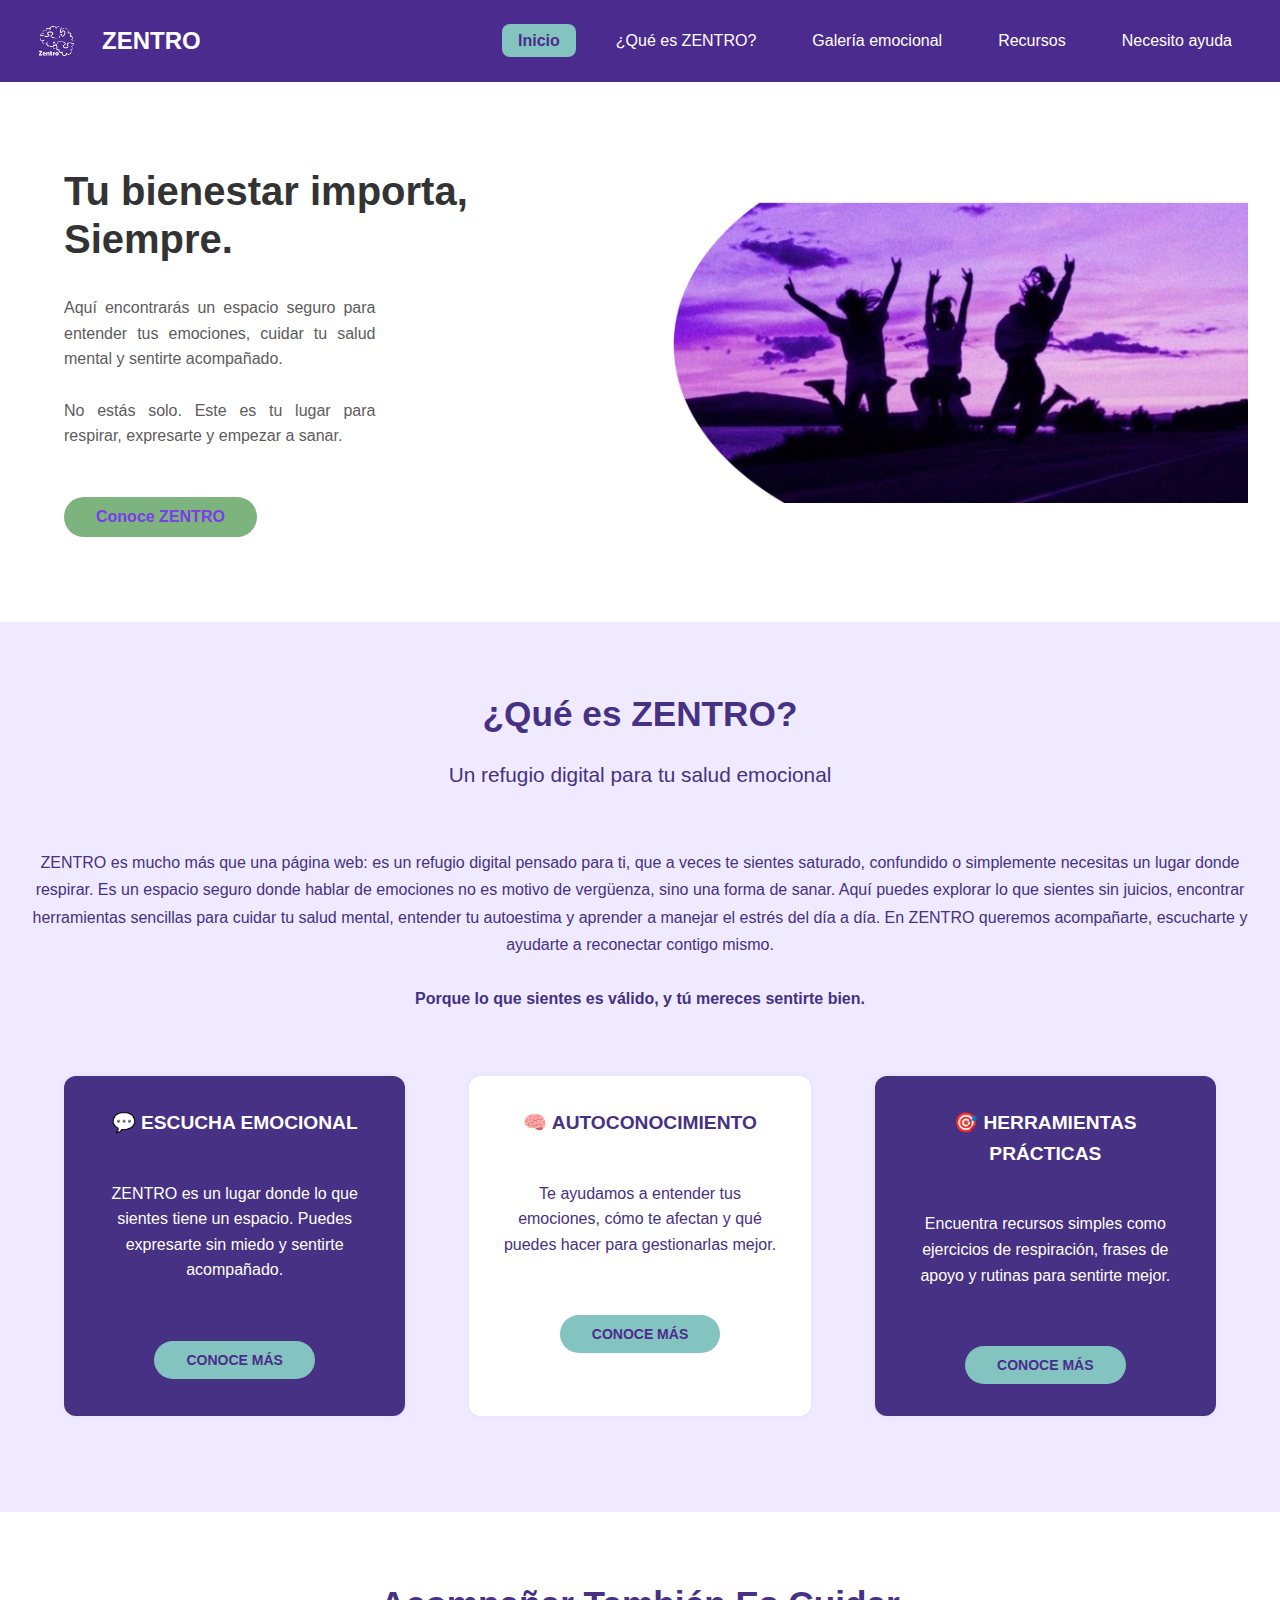
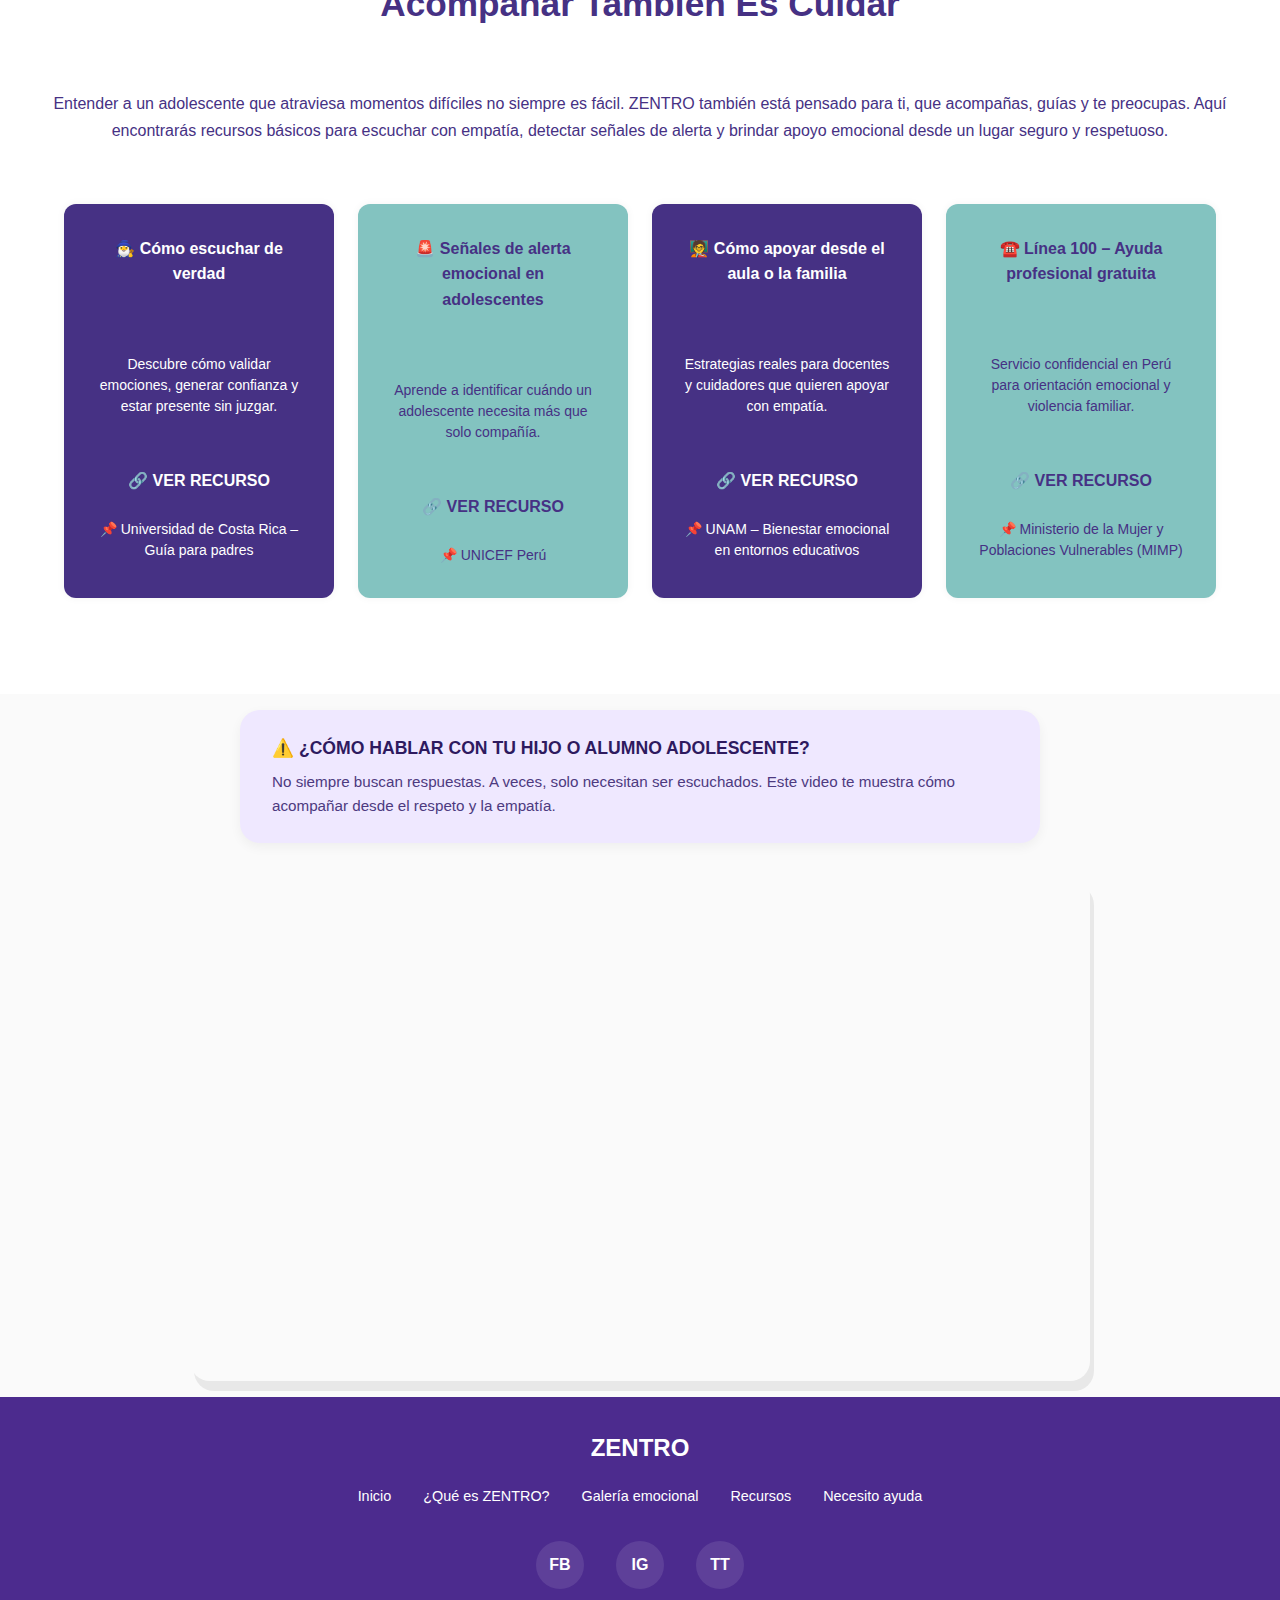
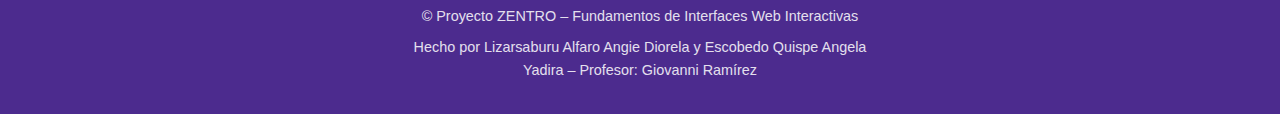
<file: index.html>
<!DOCTYPE html>
<html lang="es">
  <head>
    <meta charset="UTF-8" />
    <meta name="viewport" content="width=device-width, initial-scale=1.0" />
    <title>ZENTRO - Tu bienestar importa, Siempre</title>
    
    <!-- SEO Meta Tags -->
    <meta name="description" content="ZENTRO es una plataforma diseñada para brindarte apoyo emocional y bienestar personal, conectándote con recursos y acompañamiento cuando más lo necesitas." />
    <meta name="keywords" content="apoyo emocional, ayuda emocional, manejo de emociones, salud mental, bienestar adolescente, autoestima, estrés" />
    <meta name="author" content="Lizarsaburu Alfaro Angie Diorela y Escobedo Quispe Angela Yadira" />
    <meta name="robots" content="index, follow" />
    
    <!-- Open Graph Meta Tags -->
    <meta property="og:title" content="ZENTRO - Tu bienestar importa, Siempre" />
    <meta property="og:description" content="Un refugio digital para tu salud emocional. Apoyo, recursos y acompañamiento para adolescentes." />
    <meta property="og:type" content="website" />
    <meta property="og:url" content="https://zentro.com" />
    <meta property="og:image" content="imagenes/logo zentro.png" />
    
    <!-- INSTAGRAM CARDS -->
    <meta name="instagram:card" content="summary_large_image" />
    <meta name="instagram:title" content="ZENTRO" />
    <meta name="instagram:description" content="ZENTRO - una plataforma donde impota tu bienestar." />
    <meta name="instagram:image" content="https://www.instagram.com/zentro.oficial.pe/" />
     
    <!-- TIKTOK CARDS -->
    <meta name="tiktok:card" content="summary_large_image" />
    <meta name="tiktok:title" content="ZENTRO" />
    <meta name="tiktok:description" content="ZENTRO - una plataforma donde impota tu bienestar." />
    <meta name="tiktok:image" content="https://www.tiktok.com/@zentro.pe?_t=ZS-8ySyZ3G5KdO&_r=1" />

    <!-- FACEBOOK CARDS -->
    <meta name="facebook:card" content="summary_large_image" />
    <meta name="facebook:title" content="ZENTRO" />
    <meta name="facebook:description" content="ZENTRO - una plataforma donde impota tu bienestar." />
    <meta name="facebook:image" content="https://www.facebook.com/profile.php?id=61578749731365" />
    
    <!-- Favicon -->
    <link rel="icon" type="image/png" href="imagenes/logo zentro.png" />
    
    <!-- Stylesheet -->
    <link rel="stylesheet" href="estilos/estilos.css" />
    
    
    <!-- Preconnect for performance -->
    <link rel="preconnect" href="https://fonts.googleapis.com" />
    <link rel="preconnect" href="https://fonts.gstatic.com" crossorigin />
  </head>

  <body>
    <div class="grid-container">
      <header class="header">
        <div class="logo">
          <img src="imagenes/logo zentro.png" alt="Logo de ZENTRO - Plataforma de apoyo emocional" />
          <h1 class="titulo-logo">ZENTRO</h1>
        </div>

        <input
          type="checkbox"
          id="nav-toggle"
          class="nav-toggle"
          aria-hidden="true"
        />
        <label
          for="nav-toggle"
          class="nav-toggle-label"
          aria-label="Abrir menú de navegación"
          role="button"
          tabindex="0"
          ><span></span
        ></label>
        
        <nav class="nav" role="navigation" aria-label="Navegación principal">
          <ul>
            <li><a href="index.html" aria-current="page">Inicio</a></li>
            <li><a href="#que-es">¿Qué es ZENTRO?</a></li>
            <li><a href="galeriaEmocional.html">Galería emocional</a></li>
            <li><a href="#recursos">Recursos</a></li>
            <li><a href="necesitoAyuda.html">Necesito ayuda</a></li>
          </ul>
        </nav>
      </header>

      <main>
        <section id="inicio" class="hero" aria-labelledby="hero-title">
          <div class="hero-header">
            <h2 id="hero-title">Tu bienestar importa, Siempre.</h2>
            <p>
              Aquí encontrarás un espacio seguro para entender tus emociones,
              cuidar tu salud mental y sentirte acompañado.
              <br />
              <br />
              No estás solo. Este es tu lugar para respirar, expresarte y empezar a
              sanar.
            </p>
            <a href="#que-es" class="btn" role="button" aria-describedby="hero-title">Conoce ZENTRO</a>
          </div>

          <div class="marco-hero">
            <img src="imagenes/FAAS.png" alt="Ilustración representativa de bienestar emocional y apoyo" />
          </div>
        </section>

        <section id="que-es" class="intro" aria-labelledby="intro-title">
          <h2 id="intro-title">¿Qué es ZENTRO?</h2>
          <h3>Un refugio digital para tu salud emocional</h3>
          <br>
          <p>ZENTRO es mucho más que una página web: es un refugio digital pensado para ti, que a veces te sientes saturado, confundido o simplemente necesitas un lugar donde respirar. Es un espacio seguro donde hablar de emociones no es motivo de vergüenza, sino una forma de sanar. Aquí puedes explorar lo que sientes sin juicios, encontrar herramientas sencillas para cuidar tu salud mental, entender tu autoestima y aprender a manejar el estrés del día a día. En ZENTRO queremos acompañarte, escucharte y ayudarte a reconectar contigo mismo. <br><br>
          <strong>Porque lo que sientes es válido, y tú mereces sentirte bien.</strong></p>

          <div id="funcionalidades" class="cards" role="region" aria-labelledby="funcionalidades-title">
            <h3 id="funcionalidades-title" class="sr-only">Funcionalidades principales</h3>
            <article class="cardUno">
              <h4>💬 ESCUCHA EMOCIONAL</h4>
              <br>
              <p>ZENTRO es un lugar donde lo que sientes tiene un espacio. Puedes expresarte sin miedo y sentirte acompañado.</p><br>
              <a href="#conoce" class="btn" aria-label="Conoce más sobre escucha emocional">CONOCE MÁS</a>
            </article>
            <article class="cardDos">
              <h4>🧠 AUTOCONOCIMIENTO</h4>
              <br>
              <p>Te ayudamos a entender tus emociones, cómo te afectan y qué puedes hacer para gestionarlas mejor.</p><br>
              <a href="#conoce" class="btn" aria-label="Conoce más sobre autoconocimiento">CONOCE MÁS</a>
            </article>
            <article class="cardTres">
              <h4>🎯 HERRAMIENTAS PRÁCTICAS</h4>
              <br>
              <p>Encuentra recursos simples como ejercicios de respiración, frases de apoyo y rutinas para sentirte mejor.</p><br>
              <a href="#conoce" class="btn" aria-label="Conoce más sobre herramientas prácticas">CONOCE MÁS</a>
            </article>
          </div>
        </section>

        <section id="recursos" class="recursosTexto" aria-labelledby="recursos-title">
          <h2 id="recursos-title">Acompañar También Es Cuidar</h2>
          <br>
          <p>Entender a un adolescente que atraviesa momentos difíciles no siempre es fácil. ZENTRO también está pensado para ti, que acompañas, guías y te preocupas. Aquí encontrarás recursos básicos para escuchar con empatía, detectar señales de alerta y brindar apoyo emocional desde un lugar seguro y respetuoso.<br><br></p>
          
          <div class="cards-grid" role="region" aria-labelledby="recursos-grid-title">
            <h3 id="recursos-grid-title" class="sr-only">Recursos para acompañantes</h3>
            <article class="cardRecursosUno">
              <h4>🧙‍♂️ Cómo escuchar de verdad</h4>
              <br><br>
              <p>Descubre cómo validar emociones, generar confianza y estar presente sin juzgar.</p><br><br>
              <a href="#" aria-label="Ver recurso sobre cómo escuchar de verdad">🔗 VER RECURSO</a> <br><br>
              <p>📌 Universidad de Costa Rica – Guía para padres</p>
            </article>
            <article class="cardRecursosDos">
              <h4>🚨 Señales de alerta emocional en adolescentes</h4>
              <br><br>
              <p>Aprende a identificar cuándo un adolescente necesita más que solo compañía.</p><br><br>
              <a href="#" aria-label="Ver recurso sobre señales de alerta emocional">🔗 VER RECURSO</a> <br><br>
              <p>📌 UNICEF Perú</p>
            </article>
            <article class="cardRecursosTres">
              <h4>🧑‍🏫 Cómo apoyar desde el aula o la familia</h4>
              <br><br>
              <p>Estrategias reales para docentes y cuidadores que quieren apoyar con empatía.</p><br><br>
              <a href="#" aria-label="Ver recurso sobre apoyo desde el aula o familia">🔗 VER RECURSO</a> <br><br>
              <p>📌 UNAM – Bienestar emocional en entornos educativos</p>
            </article>
            <article class="cardRecursosCuatro">
              <h4>☎️ Línea 100 – Ayuda profesional gratuita</h4>
              <br><br>
              <p>Servicio confidencial en Perú para orientación emocional y violencia familiar.</p><br><br>
              <a href="#" aria-label="Ver información de línea 100">🔗 VER RECURSO</a> <br><br>
              <p>📌 Ministerio de la Mujer y Poblaciones Vulnerables (MIMP)</p>
            </article>
          </div>
        </section>

        <section class="video" aria-labelledby="video-title">
          <h2 id="video-title" class="sr-only">Video educativo</h2>
          <div class="video-info-card">
            <p>⚠️ <strong>¿CÓMO HABLAR CON TU HIJO O ALUMNO ADOLESCENTE?</strong></p>
            <p>No siempre buscan respuestas. A veces, solo necesitan ser escuchados. Este video te muestra cómo acompañar desde el respeto y la empatía.</p>
          </div>

          <div class="video-embed">
            <iframe 
              src="https://www.youtube.com/embed/ndR0JcHK3uE"
              title="Cómo hablar con tu hijo adolescente - Video educativo sobre comunicación empática"
              frameborder="0"
              allowfullscreen
              loading="lazy">
            </iframe>
          </div>
        </section>
      </main>

<footer class="footer" role="contentinfo">
  <h2>ZENTRO</h2>
  
  <nav aria-label="Navegación del pie de página">
    <ul>
      <li><a href="index.html">Inicio</a></li>
      <li><a href="#que-es">¿Qué es ZENTRO?</a></li>
      <li><a href="galeriaEmocional.html">Galería emocional</a></li>
      <li><a href="#recursos">Recursos</a></li>
      <li><a href="necesitoAyuda.html">Necesito ayuda</a></li>
    </ul>
  </nav>

  <div class="social-media">
    <ul class="social-links">
      <li>
        <a href="https://www.facebook.com/profile.php?id=61578749731365" 
           target="_blank" 
           rel="noopener noreferrer"
           aria-label="Síguenos en Facebook">
          FB
        </a>
      </li>
      <li>
        <a href="https://www.instagram.com/zentro.oficial.pe/" 
           target="_blank" 
           rel="noopener noreferrer"
           aria-label="Síguenos en Instagram">
          IG
        </a>
      </li>
      <li>
        <a href="https://www.tiktok.com/@zentro.pe?_t=ZS-8ySyZ3G5KdO&_r=1" 
           target="_blank" 
           rel="noopener noreferrer"
           aria-label="Síguenos en TikTok">
          TT
        </a>
      </li>
    </ul>
  </div>

  <p>© Proyecto ZENTRO – Fundamentos de Interfaces Web Interactivas</p>
  <p>Hecho por Lizarsaburu Alfaro Angie Diorela y Escobedo Quispe Angela Yadira – Profesor: Giovanni Ramírez</p>
</footer>
    </div>

    <!-- Clase para lectores de pantalla -->
    <style>
      .sr-only {
        position: absolute;
        width: 1px;
        height: 1px;
        padding: 0;
        margin: -1px;
        overflow: hidden;
        clip: rect(0, 0, 0, 0);
        white-space: nowrap;
        border: 0;
      }
    </style>
  </body>
</html>
</file>
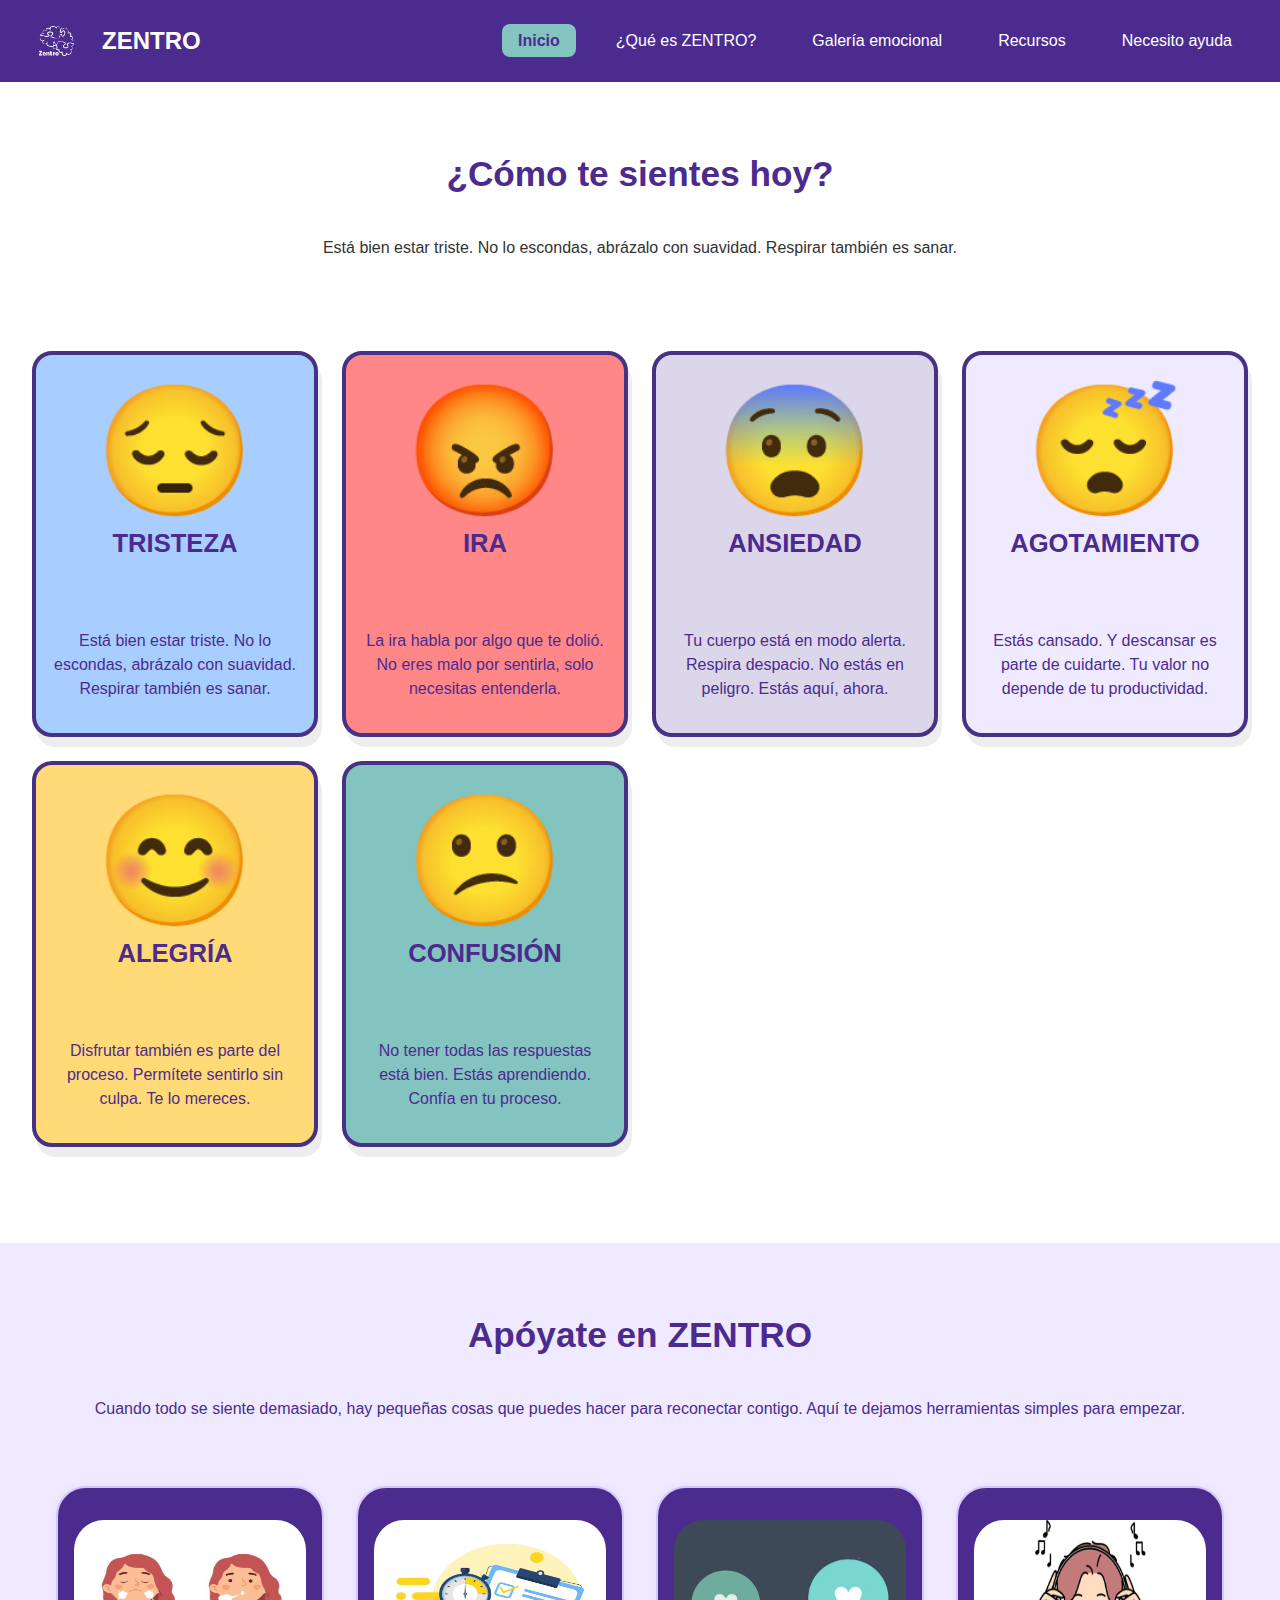
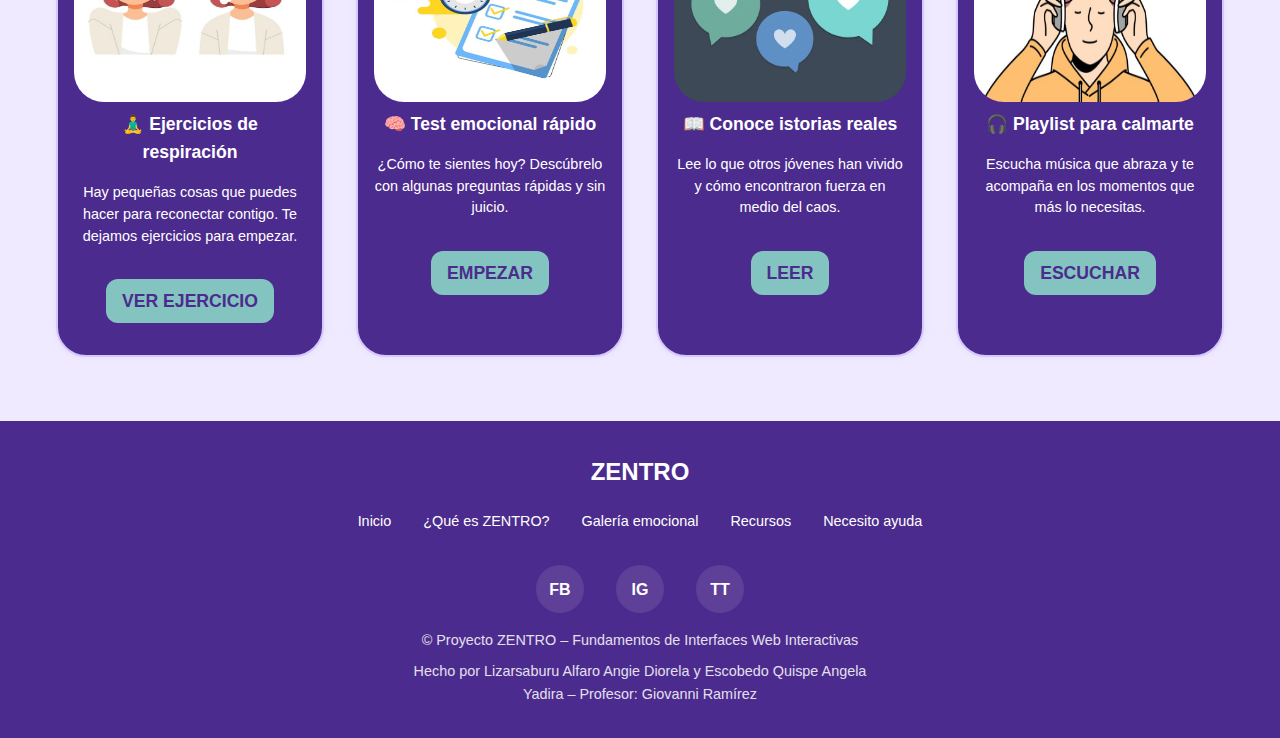
<file: galeriaEmocional.html>
<!DOCTYPE html>
<html lang="es">
  <head>
    <meta charset="UTF-8" />
    <meta name="viewport" content="width=device-width, initial-scale=1.0" />
    <title>ZENTRO - Tu bienestar importa, Siempre</title>
    
    <!-- SEO Meta Tags -->
    <meta name="description" content="ZENTRO es una plataforma diseñada para brindarte apoyo emocional y bienestar personal, conectándote con recursos y acompañamiento cuando más lo necesitas." />
    <meta name="keywords" content="apoyo emocional, ayuda emocional, manejo de emociones, salud mental, bienestar adolescente, autoestima, estrés" />
    <meta name="author" content="Lizarsaburu Alfaro Angie Diorela y Escobedo Quispe Angela Yadira" />
    <meta name="robots" content="index, follow" />
    
    <!-- Open Graph Meta Tags -->
    <meta property="og:title" content="ZENTRO - Tu bienestar importa, Siempre" />
    <meta property="og:description" content="Un refugio digital para tu salud emocional. Apoyo, recursos y acompañamiento para adolescentes." />
    <meta property="og:type" content="website" />
    <meta property="og:url" content="https://zentro.com" />
    <meta property="og:image" content="imagenes/logo zentro.png" />
    
    <!-- INSTAGRAM CARDS -->
    <meta name="instagram:card" content="summary_large_image" />
    <meta name="instagram:title" content="ZENTRO" />
    <meta name="instagram:description" content="ZENTRO - una plataforma donde impota tu bienestar." />
    <meta name="instagram:image" content="https://www.instagram.com/zentro.oficial.pe/" />
     
    <!-- TIKTOK CARDS -->
    <meta name="tiktok:card" content="summary_large_image" />
    <meta name="tiktok:title" content="ZENTRO" />
    <meta name="tiktok:description" content="ZENTRO - una plataforma donde impota tu bienestar." />
    <meta name="tiktok:image" content="https://www.tiktok.com/@zentro.pe?_t=ZS-8ySyZ3G5KdO&_r=1" />

    <!-- FACEBOOK CARDS -->
    <meta name="facebook:card" content="summary_large_image" />
    <meta name="facebook:title" content="ZENTRO" />
    <meta name="facebook:description" content="ZENTRO - una plataforma donde impota tu bienestar." />
    <meta name="facebook:image" content="https://www.facebook.com/profile.php?id=61578749731365" />
    
    <!-- Favicon -->
    <link rel="icon" type="image/png" href="imagenes/logo zentro.png" />
    
    <!-- Stylesheet -->
    <link rel="stylesheet" href="estilos/galeriaEmocional.css" />
    <link rel="stylesheet" href="estilos/estilos.css">
    
    <!-- Preconnect for performance -->
    <link rel="preconnect" href="https://fonts.googleapis.com" />
    <link rel="preconnect" href="https://fonts.gstatic.com" crossorigin />
  </head>

  <body>
    <div class="grid-container">
      <header class="header">
        <div class="logo">
          <img src="imagenes/logo zentro.png" alt="Logo de ZENTRO - Plataforma de apoyo emocional" />
          <h1 class="titulo-logo">ZENTRO</h1>
        </div>

        <input
          type="checkbox"
          id="nav-toggle"
          class="nav-toggle"
          aria-hidden="true"
        />
        <label
          for="nav-toggle"
          class="nav-toggle-label"
          aria-label="Abrir menú de navegación"
          role="button"
          tabindex="0"
          ><span></span
        ></label>
        
        <nav class="nav" role="navigation" aria-label="Navegación principal">
          <ul>
            <li><a href="index.html" aria-current="page">Inicio</a></li>
            <li><a href="#que-es">¿Qué es ZENTRO?</a></li>
            <li><a href="galeriaEmocional.html">Galería emocional</a></li>
            <li><a href="#recursos">Recursos</a></li>
            <li><a href="necesitoAyuda.html">Necesito ayuda</a></li>
          </ul>
        </nav>
      </header>

    <section id="galeria" class="cardsGaleria">
      <h2>¿Cómo te sientes hoy?</h2>
      <p>Está bien estar triste. No lo escondas, abrázalo con suavidad. Respirar también es sanar.</p><br>
      <div class="emociones-grid">
        <article class="emoji-card-uno"><h2 class="emojiEmociones">😔</h2><strong> TRISTEZA </strong><br>
          <p class="textoGaleria">Está bien estar triste. No lo escondas, abrázalo con suavidad. Respirar también es sanar.</p>
        </article>
        <article class="emoji-card-dos"><h2 class="emojiEmociones">😡</h2><strong>IRA</strong><br>
          <p class="textoGaleria">La ira habla por algo que te dolió. No eres malo por sentirla, solo necesitas entenderla.</p>
        </article>
        <article class="emoji-card-tres"><h2 class="emojiEmociones">😨</h2><strong>ANSIEDAD</strong><br>
          <p class="textoGaleria">Tu cuerpo está en modo alerta. Respira despacio. No estás en peligro. Estás aquí, ahora.</p>
        </article>
        <article class="emoji-card-cuatro"><h2 class="emojiEmociones">😴</h2><strong>AGOTAMIENTO</strong><br>
          <p class="textoGaleria">Estás cansado. Y descansar es parte de cuidarte. Tu valor no depende de tu productividad.</p>
        </article>
        <article class="emoji-card-cinco"><h2 class="emojiEmociones">😊</h2><strong>ALEGRÍA</strong><br>
          <p class="textoGaleria">Disfrutar también es parte del proceso. Permítete sentirlo sin culpa. Te lo mereces.</p>
        </article>
        <article class="emoji-card-seis"><h2 class="emojiEmociones">😕</h2><strong>CONFUSIÓN</strong><br>
          <p class="textoGaleria">No tener todas las respuestas está bien. Estás aprendiendo. Confía en tu proceso.</p>
        </article>
      </div>
    </section>

    <section class="apoyate">
      <h2>Apóyate en ZENTRO</h2>
      <p>Cuando todo se siente demasiado, hay pequeñas cosas que puedes hacer para reconectar contigo.
        Aquí te dejamos herramientas simples para empezar.</p>
      <div class="apoyo-grid">
        <article class="apoyo-card">
          <img class="imagenEjercicios" src="imagenes/4a9100c87bdaac3ac57a6027df6ffc81.jpg" alt="">
            <strong>🧘‍♂️ Ejercicios de respiración</strong> 
              <p class="textoApoyo">Hay pequeñas cosas que puedes hacer para reconectar contigo. Te dejamos ejercicios para empezar.</p>
                <a href="#ver" class="btn">VER EJERCICIO</a>
        </article>
        <article class="apoyo-card">
          <img class="imagenEjercicios" src="imagenes/49adb256c3f2696c8cc8e6f8f2c9c9b4.jpg" alt="">
            <strong>🧠 Test emocional rápido</strong> 
              <p class="textoApoyo">¿Cómo te sientes hoy? Descúbrelo con algunas preguntas rápidas y sin juicio.</p>
                <a href="#ver" class="btn">EMPEZAR</a>
        </article>
        <article class="apoyo-card">
          <img class="imagenEjercicios" src="imagenes/a1fb38b0368dd4bfc258ead4e55c493c.jpg" alt="">
            <strong>📖 Conoce istorias reales</strong> 
              <p class="textoApoyo">Lee lo que otros jóvenes han vivido y cómo encontraron fuerza en medio del caos.</p>
                <a href="#ver" class="btn">LEER</a>
        </article>
        <article class="apoyo-card">
          <img class="imagenEjercicios" src="imagenes/560e21ae0bfa7fa8004e9d2d1fbc2df5.jpg" alt="">
            <strong>🎧 Playlist para calmarte</strong> 
              <p class="textoApoyo">Escucha música que abraza y te acompaña en los momentos que más lo necesitas.</p>
                <a href="#ver" class="btn">ESCUCHAR</a>
        </article>
      </div>
    </section>

<footer class="footer" role="contentinfo">
  <h2>ZENTRO</h2>
  
  <nav aria-label="Navegación del pie de página">
    <ul>
      <li><a href="index.html">Inicio</a></li>
      <li><a href="#que-es">¿Qué es ZENTRO?</a></li>
      <li><a href="galeriaEmocional.html">Galería emocional</a></li>
      <li><a href="#recursos">Recursos</a></li>
      <li><a href="necesitoAyuda.html">Necesito ayuda</a></li>
    </ul>
  </nav>

  <div class="social-media">
    <ul class="social-links">
      <li>
        <a href="https://www.facebook.com/profile.php?id=61578749731365" 
           target="_blank" 
           rel="noopener noreferrer"
           aria-label="Síguenos en Facebook">
          FB
        </a>
      </li>
      <li>
        <a href="https://www.instagram.com/zentro.oficial.pe/" 
           target="_blank" 
           rel="noopener noreferrer"
           aria-label="Síguenos en Instagram">
          IG
        </a>
      </li>
      <li>
        <a href="https://www.tiktok.com/@zentro.pe?_t=ZS-8ySyZ3G5KdO&_r=1" 
           target="_blank" 
           rel="noopener noreferrer"
           aria-label="Síguenos en TikTok">
          TT
        </a>
      </li>
    </ul>
  </div>

  <p>© Proyecto ZENTRO – Fundamentos de Interfaces Web Interactivas</p>
  <p>Hecho por Lizarsaburu Alfaro Angie Diorela y Escobedo Quispe Angela Yadira – Profesor: Giovanni Ramírez</p>
</footer>
  </main>
</body>
</html>
</file>
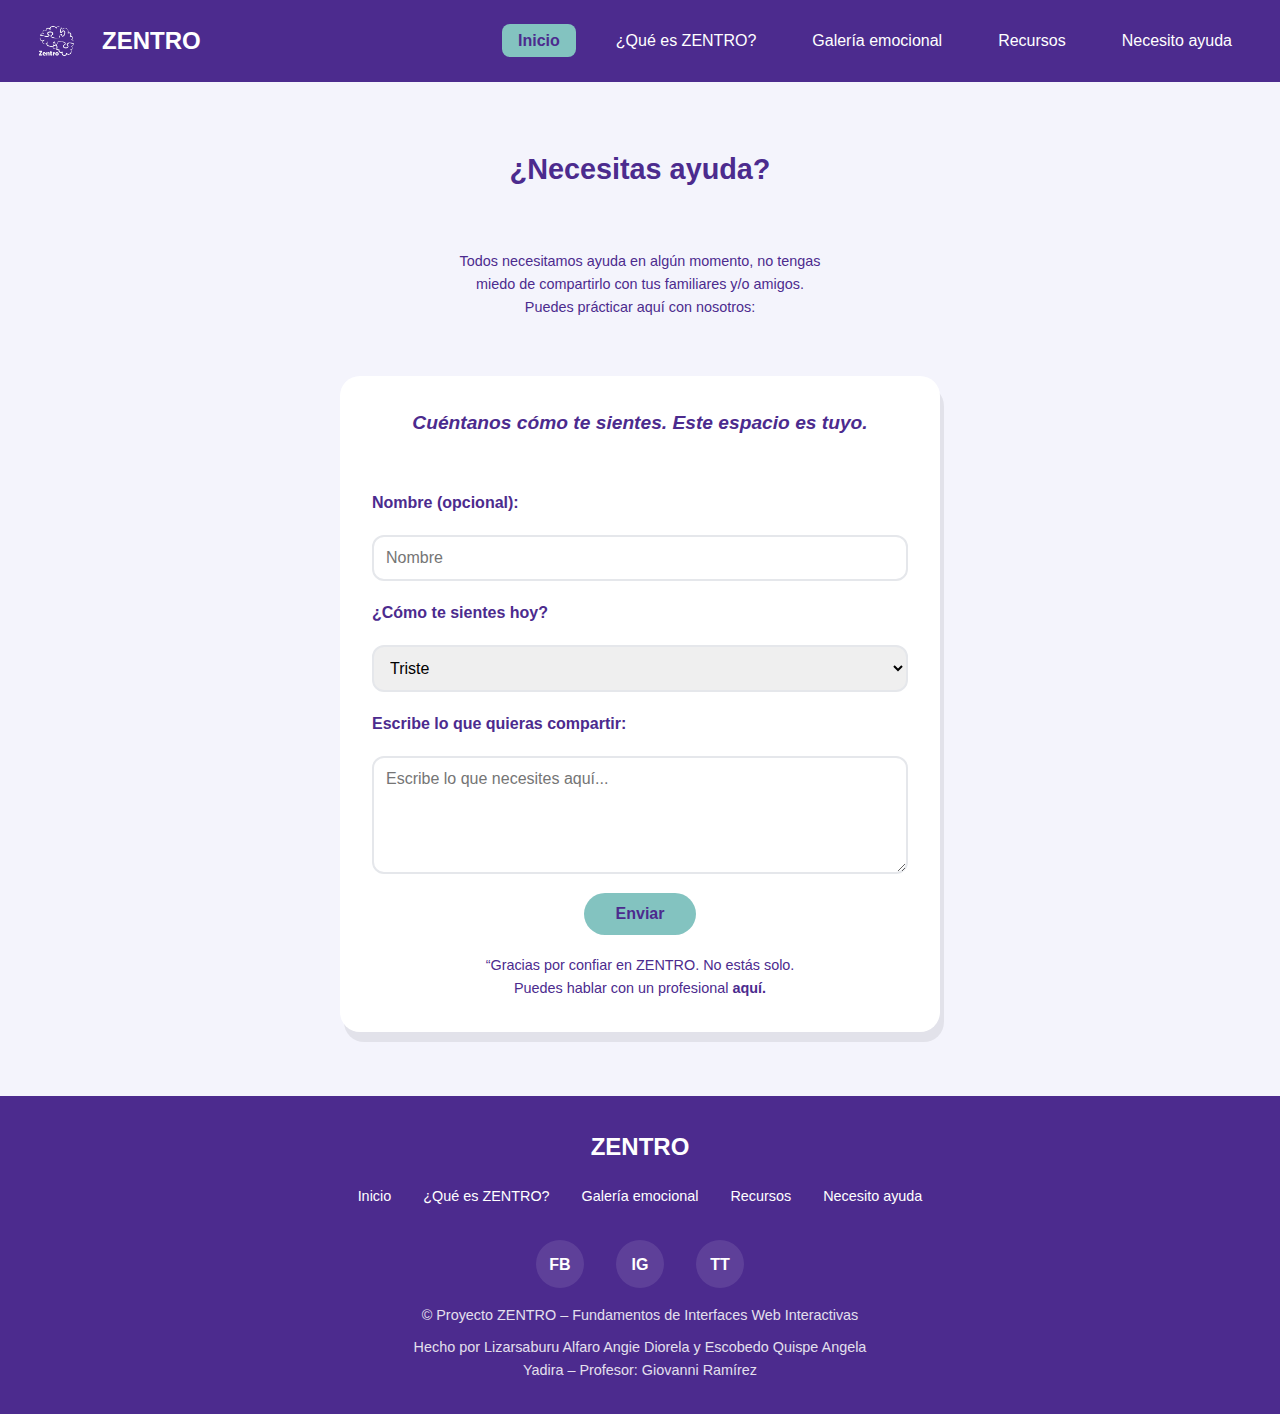
<file: necesitoAyuda.html>
<!DOCTYPE html>
<html lang="es">
  <head>
    <meta charset="UTF-8" />
    <meta name="viewport" content="width=device-width, initial-scale=1.0" />
    <title>ZENTRO - Tu bienestar importa, Siempre</title>
    
    <!-- SEO Meta Tags -->
    <meta name="description" content="ZENTRO es una plataforma diseñada para brindarte apoyo emocional y bienestar personal, conectándote con recursos y acompañamiento cuando más lo necesitas." />
    <meta name="keywords" content="apoyo emocional, ayuda emocional, manejo de emociones, salud mental, bienestar adolescente, autoestima, estrés" />
    <meta name="author" content="Lizarsaburu Alfaro Angie Diorela y Escobedo Quispe Angela Yadira" />
    <meta name="robots" content="index, follow" />
    
    <!-- Open Graph Meta Tags -->
    <meta property="og:title" content="ZENTRO - Tu bienestar importa, Siempre" />
    <meta property="og:description" content="Un refugio digital para tu salud emocional. Apoyo, recursos y acompañamiento para adolescentes." />
    <meta property="og:type" content="website" />
    <meta property="og:url" content="https://zentro.com" />
    <meta property="og:image" content="imagenes/logo zentro.png" />
    
      <!-- INSTAGRAM CARDS -->
    <meta name="instagram:card" content="summary_large_image" />
    <meta name="instagram:title" content="ZENTRO" />
    <meta name="instagram:description" content="ZENTRO - una plataforma donde impota tu bienestar." />
    <meta name="instagram:image" content="https://www.instagram.com/zentro.oficial.pe/" />
     
    <!-- TIKTOK CARDS -->
    <meta name="tiktok:card" content="summary_large_image" />
    <meta name="tiktok:title" content="ZENTRO" />
    <meta name="tiktok:description" content="ZENTRO - una plataforma donde impota tu bienestar." />
    <meta name="tiktok:image" content="https://www.tiktok.com/@zentro.pe?_t=ZS-8ySyZ3G5KdO&_r=1" />

    <!-- FACEBOOK CARDS -->
    <meta name="facebook:card" content="summary_large_image" />
    <meta name="facebook:title" content="ZENTRO" />
    <meta name="facebook:description" content="ZENTRO - una plataforma donde impota tu bienestar." />
    <meta name="facebook:image" content="https://www.facebook.com/profile.php?id=61578749731365" />
    
    <!-- Favicon -->
    <link rel="icon" type="image/png" href="imagenes/logo zentro.png" />
    
    <!-- Stylesheet -->
    <link rel="stylesheet" href="estilos/estilos.css" />
    <link rel="stylesheet" href="estilos/necesitoAyuda.css">
    
    <!-- Preconnect for performance -->
    <link rel="preconnect" href="https://fonts.googleapis.com" />
    <link rel="preconnect" href="https://fonts.gstatic.com" crossorigin />
  </head>

  <body>
    <div class="grid-container">
      <header class="header">
        <div class="logo">
          <img src="imagenes/logo zentro.png" alt="Logo de ZENTRO - Plataforma de apoyo emocional" />
          <h1 class="titulo-logo">ZENTRO</h1>
        </div>

        <input
          type="checkbox"
          id="nav-toggle"
          class="nav-toggle"
          aria-hidden="true"
        />
        <label
          for="nav-toggle"
          class="nav-toggle-label"
          aria-label="Abrir menú de navegación"
          role="button"
          tabindex="0"
          ><span></span
        ></label>
        
        <nav class="nav" role="navigation" aria-label="Navegación principal">
          <ul>
            <li><a href="index.html" aria-current="page">Inicio</a></li>
            <li><a href="#que-es">¿Qué es ZENTRO?</a></li>
            <li><a href="galeriaEmocional.html">Galería emocional</a></li>
            <li><a href="#recursos">Recursos</a></li>
            <li><a href="necesitoAyuda.html">Necesito ayuda</a></li>
          </ul>
        </nav>
      </header>

    <section class="formulario">
      <h2><strong>¿Necesitas ayuda?</strong></h2><br>
      <p>Todos necesitamos ayuda en algún momento, no tengas miedo de compartirlo con tus familiares y/o amigos. <br> Puedes prácticar aquí con nosotros:</p><br>
      <form>
        <h3><em>Cuéntanos cómo te sientes. Este espacio es tuyo.</em></h2>
        <label for="nombre">Nombre (opcional):</label>
        <input type="text" id="nombre" name="nombre" placeholder="Nombre" />

        <label for="estado">¿Cómo te sientes hoy?</label>
        <select id="estado" name="estado">
          <option value="triste">Triste</option>
          <option value="molesto">Molesto</option>
          <option value="ansioso">Ansioso</option>
          <option value="agotado">Agotado</option>
          <option value="feliz">Feliz</option>
          <option value="confundido">Confundido</option>
        </select>

        <label for="mensaje">Escribe lo que quieras compartir:</label>
        <textarea id="mensaje" name="mensaje" rows="5" placeholder="Escribe lo que necesites aquí..."></textarea>

        <button type="submit">Enviar</button>
        <p>“Gracias por confiar en ZENTRO. No estás solo.<br>Puedes hablar con un profesional <a href=""><strong>aquí.</strong></a></p>
      </form>
    </section>

<footer class="footer" role="contentinfo">
  <h2>ZENTRO</h2>
  
  <nav aria-label="Navegación del pie de página">
    <ul>
      <li><a href="index.html">Inicio</a></li>
      <li><a href="#que-es">¿Qué es ZENTRO?</a></li>
      <li><a href="galeriaEmocional.html">Galería emocional</a></li>
      <li><a href="#recursos">Recursos</a></li>
      <li><a href="necesitoAyuda.html">Necesito ayuda</a></li>
    </ul>
  </nav>

  <div class="social-media">
    <ul class="social-links">
      <li>
        <a href="https://www.facebook.com/profile.php?id=61578749731365" 
           target="_blank" 
           rel="noopener noreferrer"
           aria-label="Síguenos en Facebook">
          FB
        </a>
      </li>
      <li>
        <a href="https://www.instagram.com/zentro.oficial.pe/" 
           target="_blank" 
           rel="noopener noreferrer"
           aria-label="Síguenos en Instagram">
          IG
        </a>
      </li>
      <li>
        <a href="https://www.tiktok.com/@zentro.pe?_t=ZS-8ySyZ3G5KdO&_r=1" 
           target="_blank" 
           rel="noopener noreferrer"
           aria-label="Síguenos en TikTok">
          TT
        </a>
      </li>
    </ul>
  </div>

  <p>© Proyecto ZENTRO – Fundamentos de Interfaces Web Interactivas</p>
  <p>Hecho por Lizarsaburu Alfaro Angie Diorela y Escobedo Quispe Angela Yadira – Profesor: Giovanni Ramírez</p>
</footer>
  </main>
</body>
</html>
</file>
<file: estilos/estilos.css>
/* VARIABLES DE RAÍZ */
:root {
  --color-primary: #4c2b8e;
  --color-secondary: #7c3aed;
  --color-accent: #83C3C0;
  --color-white: #ffffff;
  --color-background: #fafafa;
  --color-text: #333;
  --color-light-purple: #EFEAFF;
  --color-purple-text: #463184;
  --color-light-blue: #A8CEFF;
  --color-light-red: #FF8787;
  --color-light-gray: #DBD6EA;
  --color-light-yellow: #FFDA76;
  --font-family: "Poppins", sans-serif;
  --border-radius-small: 0.5rem;
  --border-radius-medium: 0.75rem;
  --border-radius-large: 1.25rem;
  --border-radius-xl: 1.875rem;
  --shadow-light: 0 0 0.5rem rgba(0, 0, 0, 0.05);
  --shadow-medium: 0.25rem 0.625rem rgba(0, 0, 0, 0.07);
  --transition-base: all 0.3s ease;
  --spacing-xs: 0.5rem;
  --spacing-sm: 1rem;
  --spacing-md: 2rem;
  --spacing-lg: 4rem;
}

/* RESET Y BASE */
* {
  margin: 0;
  padding: 0;
  box-sizing: border-box;
}

html {
  margin: 0;
  padding: 0;
}

body {
  font-family: var(--font-family);
  background-color: var(--color-background);
  color: var(--color-text);
  line-height: 1.6;
  font-size: clamp(0.875rem, 2.5vw, 1rem);
  margin: 0;
  padding: 0;
}

.grid-container {
  display: grid;
  grid-template-areas:
    "header"
    "hero"
    "intro"
    "funcionalidades"
    "recursos"
    "video"
    "footer";
  grid-template-rows: auto 1fr auto auto auto auto auto;
  min-height: 100vh;
  margin: 0;
  padding: 0;
}

/* UTILIDADES */
.sr-only {
  position: absolute;
  width: 1px;
  height: 1px;
  padding: 0;
  margin: -1px;
  overflow: hidden;
  clip: rect(0, 0, 0, 0);
  white-space: nowrap;
  border: 0;
}

/* HEADER Y MENÚ */
.header {
  grid-area: header;
  width: 100vw;
  background-color: var(--color-primary);
  color: var(--color-white);
  display: flex;
  align-items: center;
  justify-content: space-between;
  padding: var(--spacing-sm) var(--spacing-md);
  position: relative;
  z-index: 1000;
  margin: 0;
  border: 0;

  .logo {
    font-size: clamp(1.2rem, 3vw, 1.8rem);
    font-weight: bold;
    width: clamp(2.5rem, 5vw, 3.125rem);
    height: clamp(2.5rem, 5vw, 3.125rem);
    display: flex;
    align-items: center;
    gap: clamp(1rem, 3vw, 1.25rem);
    
    img {
      width: 100%;
      height: 100%;
      object-fit: contain;
    }
    
    .titulo-logo {
      color: var(--color-white);
      font-size: clamp(1rem, 2.5vw, 1.5rem);
    }
  }

  .nav-toggle {
    display: none;

    &:checked + .nav-toggle-label {
      position: absolute;
      top: var(--spacing-sm);
      right: var(--spacing-md);
      z-index: 999;
      
      &::before {
        transform: translateY(0.625rem) rotate(45deg);
      }
      
      &::after {
        transform: translateY(-0.625rem) rotate(-45deg);
      }
      
      span {
        opacity: 0;
      }
    }

    &:checked ~ .nav {
      display: flex;
      flex-direction: column;
      position: absolute;
      top: 100%;
      left: 0;
      width: 100%;
      background-color: var(--color-primary);
      z-index: 998;
      box-shadow: var(--shadow-medium);
    }
  }

  .nav-toggle-label {
    display: none;
    cursor: pointer;
    width: 2rem;
    height: 1.5rem;
    position: relative;

    &:hover span,
    &:hover::before,
    &:hover::after {
      background-color: var(--color-accent);
    }

    span,
    &::before,
    &::after {
      content: "";
      position: absolute;
      width: 2rem;
      height: 0.25rem;
      background: var(--color-white);
      border-radius: 0.125rem;
      transition: var(--transition-base);
    }

    span {
      top: 0.625rem;
    }

    &::before {
      top: 0;
    }

    &::after {
      bottom: 0;
    }
  }

  .nav {
    display: flex;

    ul {
      list-style: none;
      display: flex;
      gap: clamp(1rem, 2vw, 1.5rem);
      align-items: center;

      li {
        a {
          color: var(--color-white);
          text-decoration: none;
          font-weight: 500;
          padding: var(--spacing-xs) var(--spacing-sm);
          border-radius: var(--border-radius-small);
          transition: var(--transition-base);
          font-size: clamp(0.875rem, 2vw, 1rem);
          position: relative;

          &:hover,
          &:focus {
            background-color: var(--color-secondary);
            border: 1px solid var(--color-white);
            font-weight: bold;
            outline: none;
          }

          &[aria-current="page"] {
            background-color: var(--color-accent);
            color: var(--color-primary);
            font-weight: bold;
          }
        }
      }
    }
  }

  /* RESPONSIVE STYLES */
  @media (max-width: 48rem) { /* 768px */
    padding: var(--spacing-sm);

    .nav-toggle-label {
      display: block;
    }

    .nav {
      display: none;
      width: 100%;

      ul {
        flex-direction: column;
        align-items: center;
        padding: var(--spacing-sm) 0;
        gap: var(--spacing-sm);
        width: 100%;

        li {
          width: 100%;
          text-align: center;

          a {
            display: block;
            width: 100%;
            padding: var(--spacing-sm);
            font-size: 1.1rem;
          }
        }
      }
    }
  }
}

/* HERO */
.hero {
  grid-area: hero;
  background-color: var(--color-white);
  display: grid;
  grid-template-columns: 1fr 1fr;
  grid-template-rows: 1fr;
  gap: var(--spacing-lg);
  padding: var(--spacing-lg) var(--spacing-md);
  align-items: center;
  min-height: 60vh;
  margin: 0;
  border: 0;
  
  .hero-header {
    display: flex;
    flex-direction: column;
    gap: var(--spacing-sm);
    justify-self: center;
    padding-left: var(--spacing-md);
    
    h2 {
      font-size: clamp(1.5rem, 5vw, 2.5rem);
      font-weight: bold;
      line-height: 1.2;
      margin-bottom: var(--spacing-sm);
    }
    
    p {
      font-size: clamp(0.875rem, 2.5vw, 1rem);
      text-align: justify;
      font-weight: 500;
      opacity: 0.8;
      margin-bottom: var(--spacing-md);
      max-width: 35ch;
    }
    
    .btn {
      display: inline-flex;
      justify-content: center;
      align-items: center;
      width: fit-content;
      min-width: 8rem;
      height: 2.5rem;
      text-decoration: none;
      background-color: rgb(125, 180, 125);
      color: var(--color-secondary);
      font-size: clamp(0.875rem, 2.5vw, 1rem);
      font-weight: bold;
      border-radius: var(--border-radius-xl);
      transition: var(--transition-base);
      padding: 0 var(--spacing-md);
      
      &:hover,
      &:focus {
        background-color: var(--color-secondary);
        color: var(--color-white);
        border: 3px solid #0092ac;
        outline: none;
        transform: translateY(-2px);
      }
    }
  }
  
  .marco-hero {
    width: 100%;
    height: 100%;
    min-height: 25rem;
    max-height: 35rem;
    position: relative;
    justify-self: center;
    overflow: hidden;
    
    img {
      width: 100%;
      height: 100%;
      opacity: 1;
      object-fit: contain;
      object-position: center;
      transition: var(--transition-base);
    }

    &:hover img {
      opacity: 1;
      transform: scale(1.05);
    }
  }

  /* Responsive manteniendo imagen a la derecha */
  @media (max-width: 768px) {
    grid-template-columns: 0.6fr 1.4fr;
    grid-template-rows: 1fr;
    gap: var(--spacing-xs);
    padding: var(--spacing-md) var(--spacing-sm);
    min-height: 55vh;
    
    .hero-header {
      justify-self: start;
      padding-left: 0;
      
      h2 {
        font-size: clamp(1.1rem, 3.5vw, 1.6rem);
        line-height: 1.1;
      }
      
      p {
        font-size: clamp(0.75rem, 2.2vw, 0.85rem);
        max-width: 22ch;
        line-height: 1.4;
      }
      
      .btn {
        font-size: clamp(0.75rem, 1.8vw, 0.85rem);
        min-width: 7rem;
        height: 2.2rem;
        padding: 0 var(--spacing-sm);
      }
    }
    
    .marco-hero {
      justify-self: center;
      max-height: 28rem;
      min-height: 22rem;
      overflow: hidden;
      
      img {
        width: 130%;
        object-fit: cover;
        object-position: left center;
      }
    }
  }

  @media (max-width: 480px) {
    grid-template-columns: 0.5fr 1.5fr;
    gap: 0.25rem;
    min-height: 45vh;
    padding: var(--spacing-sm);
    
    .hero-header {
      h2 {
        font-size: clamp(1rem, 3vw, 1.4rem);
      }
      
      p {
        max-width: 18ch;
        font-size: clamp(0.7rem, 2vw, 0.8rem);
      }
      
      .btn {
        font-size: clamp(0.7rem, 1.5vw, 0.8rem);
        min-width: 6.5rem;
        height: 2rem;
        padding: 0 var(--spacing-xs);
      }
    }
    
    .marco-hero {
      max-height: 24rem;
      min-height: 18rem;
      overflow: hidden;
      
      img {
        width: 140%;
        object-fit: cover;
        object-position: left center;
      }
    }
  }
}

/* INTRO */
.intro {
  color: var(--color-purple-text);
  grid-area: intro;
  padding: var(--spacing-lg) var(--spacing-md);
  background-color: var(--color-light-purple);
  text-align: center;
  margin: 0;

  h2 {
    font-size: clamp(1.5rem, 4vw, 2.2rem);
    margin-bottom: var(--spacing-sm);
  }

  h3 {
    font-size: clamp(1.1rem, 3vw, 1.3rem);
    margin-bottom: var(--spacing-md);
    font-weight: 400;
  }

  p {
    font-size: clamp(0.875rem, 2.5vw, 1rem);
    max-width: 150ch;
    margin: 0 auto var(--spacing-md);
    line-height: 1.7;
  }

  /* RESPONSIVE STYLES */
  @media (max-width: 48rem) {
    padding: var(--spacing-md) var(--spacing-sm);
  }
}

/* FUNCIONALIDADES */
.cards {
  display: grid;
  grid-template-columns: repeat(auto-fit, minmax(min(15.625rem, 100%), 1fr));
  gap: clamp(2rem, 5vw, 5.5rem);
  padding: var(--spacing-md);

  .cardUno,
  .cardDos,
  .cardTres {
    padding: var(--spacing-md);
    border-radius: var(--border-radius-medium);
    text-align: center;
    box-shadow: var(--shadow-light);
    font-weight: bold;
    transition: var(--transition-base);

    &:hover {
      transform: translateY(-5px);
      box-shadow: var(--shadow-medium);
    }

    h4 {
      font-size: clamp(1rem, 2.5vw, 1.2rem);
      margin-bottom: var(--spacing-sm);
    }

    p {
      font-size: clamp(0.875rem, 2vw, 1rem);
      line-height: 1.6;
      font-weight: 400;
    }

    .btn {
      display: inline-block;
      padding: var(--spacing-xs) var(--spacing-md);
      text-decoration: none;
      background-color: var(--color-accent);
      color: var(--color-primary);
      border-radius: var(--border-radius-xl);
      font-size: 0.875rem;
      font-weight: bold;
      transition: var(--transition-base);

      &:hover,
      &:focus {
        background-color: var(--color-primary);
        color: var(--color-white);
        outline: none;
        transform: scale(1.05);
      }
    }
  }

  .cardUno,
  .cardTres {
    background: var(--color-purple-text);
    color: var(--color-white);
  }

  .cardDos {
    background: var(--color-white);
    color: var(--color-purple-text);
  }

  /* RESPONSIVE STYLES */
  @media (max-width: 48rem) {
    grid-template-columns: 1fr;
    gap: var(--spacing-md);
    padding: var(--spacing-md) var(--spacing-sm);
  }
}

/* RECURSOS */
.recursosTexto {
  color: var(--color-purple-text);
  padding: var(--spacing-lg) var(--spacing-md);
  background-color: var(--color-white);
  text-align: center;

  h2 {
    font-size: clamp(1.5rem, 4vw, 2.2rem);
    margin-bottom: var(--spacing-md);
  }

  p {
    font-size: clamp(0.875rem, 2.5vw, 1rem);
    max-width: 150ch;
    margin: 0 auto;
    line-height: 1.7;
  }

  /* RESPONSIVE STYLES */
  @media (max-width: 48rem) {
    padding: var(--spacing-md) var(--spacing-sm);
  }
}

.cards-grid {
  grid-area: recursos;
  display: grid;
  grid-template-columns: repeat(auto-fit, minmax(min(15.625rem, 100%), 1fr));
  gap: clamp(1rem, 3vw, 1.5rem);
  padding: var(--spacing-md);

  .cardRecursosUno,
  .cardRecursosDos,
  .cardRecursosTres,
  .cardRecursosCuatro {
    padding: var(--spacing-md);
    border-radius: var(--border-radius-medium);
    text-align: center;
    box-shadow: var(--shadow-light);
    font-weight: bold;
    transition: var(--transition-base);

    &:hover {
      transform: translateY(-3px);
      box-shadow: var(--shadow-medium);
    }

    h4 {
      font-size: clamp(0.875rem, 2.5vw, 1rem);
      margin-bottom: var(--spacing-sm);
    }

    p {
      font-size: clamp(0.8rem, 2vw, 0.875rem);
      line-height: 1.5;
      font-weight: 400;
    }

    a {
      color: inherit;
      text-decoration: none;
      font-weight: bold;
      transition: var(--transition-base);

      &:hover,
      &:focus {
        text-decoration: underline;
        outline: none;
      }
    }
  }

  .cardRecursosUno,
  .cardRecursosTres {
    background: var(--color-purple-text);
    color: var(--color-white);
  }

  .cardRecursosDos,
  .cardRecursosCuatro {
    background: var(--color-accent);
    color: var(--color-purple-text);
  }

  /* RESPONSIVE STYLES */
  @media (max-width: 48rem) {
    grid-template-columns: 1fr;
    gap: var(--spacing-sm);
    padding: var(--spacing-md) var(--spacing-sm);
  }

  @media (max-width: 30rem) {
    padding: var(--spacing-sm);
  }
}

/* VIDEO */
.video {
  padding: var(--spacing-sm) var(--spacing-md);
  background-color: var(--color-background);
  width: 100%;

  .video-info-card {
    background-color: #efe8ff;
    color: #2e1a5f;
    border-radius: var(--border-radius-large);
    padding: clamp(1rem, 3vw, 1.5rem) clamp(1.5rem, 4vw, 2rem);
    max-width: 100%;
    margin: 0 auto var(--spacing-md) auto;
    box-shadow: 0 0.25rem 0.75rem rgba(0,0,0,0.05);
    text-align: left;
    font-size: clamp(0.875rem, 2.5vw, 1rem);

    p:first-child {
      font-weight: 700;
      font-size: clamp(1rem, 2.5vw, 1.1rem);
      margin-bottom: var(--spacing-xs);
    }

    p:last-child {
      font-size: clamp(0.8rem, 2vw, 0.95rem);
      color: #4d3a80;
      line-height: 1.6;
    }
  }

  .video-embed {
    width: 100%;
    max-width: 100%;
    aspect-ratio: 16 / 9;
    overflow: hidden;
    border-radius: var(--border-radius-large);
    margin: 0 auto;
    box-shadow: var(--shadow-medium);

    iframe {
      width: 100%;
      height: 100%;
      border: none;
      border-radius: var(--border-radius-large);
    }
  }

  /* RESPONSIVE STYLES */
  @media (min-width: 48rem) {
    .video-info-card {
      max-width: 90%;
    }

    .video-embed {
      max-width: 90%;
    }
  }

  @media (min-width: 64rem) {
    .video-info-card {
      max-width: 50rem;
    }

    .video-embed {
      max-width: 56.25rem;
    }
  }

  @media (max-width: 48rem) {
    padding: var(--spacing-sm);
  }
}

/* FOOTER */
.footer {
  grid-area: footer;
  background-color: var(--color-primary);
  color: var(--color-white);
  text-align: center;
  padding: var(--spacing-md);

  h2 {
    font-size: clamp(1.2rem, 3vw, 1.5rem);
    margin-bottom: var(--spacing-sm);
  }

  nav {
    margin: var(--spacing-sm) 0;

    ul {
      list-style: none;
      display: flex;
      justify-content: center;
      gap: clamp(0.5rem, 2vw, 1rem);
      flex-wrap: wrap;
      margin: 0;
      padding: 0;

      li {
        a {
          color: var(--color-white);
          text-decoration: none;
          font-weight: 500;
          padding: var(--spacing-xs);
          border-radius: var(--border-radius-small);
          transition: var(--transition-base);
          font-size: clamp(0.8rem, 2vw, 0.9rem);

          &:hover,
          &:focus {
            text-decoration: underline;
            background-color: var(--color-secondary);
            outline: none;
          }
        }
      }
    }
  }

  p {
    font-size: clamp(0.75rem, 1.8vw, 0.9rem);
    opacity: 0.85;
    line-height: 1.6;
    max-width: 60ch;
    margin: var(--spacing-xs) auto 0;

    &:not(:last-child) {
      margin-bottom: var(--spacing-xs);
    }
  }

  /* RESPONSIVE STYLES */
  @media (max-width: 48rem) {
    nav ul {
      flex-direction: column;
      gap: var(--spacing-xs);

      li a {
        display: block;
        padding: var(--spacing-xs) var(--spacing-sm);
      }
    }
  }
}

/* RESPONSIVE UTILITIES */
@media (max-width: 30rem) { /* 480px */
  :root {
    --spacing-md: 1.5rem;
    --spacing-lg: 2.5rem;
  }
}

@media (max-width: 25rem) { /* 400px */
  :root {
    --spacing-sm: 0.75rem;
    --spacing-md: 1rem;
    --spacing-lg: 2rem;
  }
}

/* REDES SOCIALES EN EL FOOTER */
.footer .social-media {
  margin: var(--spacing-md) 0 var(--spacing-sm) 0;
  
  .social-links {
    display: flex;
    justify-content: center;
    gap: var(--spacing-md);
    list-style: none;
    margin: 0;
    padding: 0;

    li {
      a {
        display: inline-flex;
        align-items: center;
        justify-content: center;
        width: 3rem;
        height: 3rem;
        background-color: rgba(255, 255, 255, 0.1);
        border-radius: 50%;
        color: var(--color-white);
        text-decoration: none;
        font-size: 1rem;
        font-weight: bold;
        transition: var(--transition-base);

        &:hover,
        &:focus {
          background-color: var(--color-accent);
          color: var(--color-primary);
          transform: translateY(-3px);
          box-shadow: var(--shadow-medium);
          outline: none;
        }
      }
    }
  }
}

/* RESPONSIVE PARA REDES SOCIALES */
@media (max-width: 48rem) {
  .footer .social-media .social-links {
    gap: var(--spacing-sm);

    li a {
      width: 2.5rem;
      height: 2.5rem;
      font-size: 0.9rem;
    }
  }
}

/* FOCUS STYLES PARA ACCESIBILIDAD */
*:focus-visible {
  outline: 2px solid var(--color-accent);
  outline-offset: 2px;
}

/* MEJORAS DE PERFORMANCE */
@media (prefers-reduced-motion: reduce) {
  *,
  *::before,
  *::after {
    animation-duration: 0.01ms !important;
    animation-iteration-count: 1 !important;
    transition-duration: 0.01ms !important;
  }
}
</file>
<file: estilos/galeriaEmocional.css>
/* GALERÍA EMOCIONAL */
#galeria {
  padding: var(--spacing-lg) var(--spacing-md);
  background-color: var(--color-white);
  text-align: center;

  h2 {
    font-size: clamp(1.5rem, 4vw, 2.2rem);
    margin-bottom: var(--spacing-md);
    color: var(--color-primary);
    font-weight: 700;
  }

  > p {
    font-size: clamp(0.875rem, 2.5vw, 1rem);
    max-width: 150ch;
    margin: 0 auto var(--spacing-md);
    line-height: 1.7;
  }

  .emociones-grid {
    display: grid;
    grid-template-columns: repeat(auto-fit, minmax(min(15.625rem, 100%), 1fr));
    gap: clamp(1rem, 3vw, 1.5rem);
    padding: var(--spacing-md) 0;
 
    .emojiEmociones {
      font-size: clamp(4rem, 10vw, 9rem);
      text-align: center;
      margin: 0;
      line-height: 1;
    }

    .textoGaleria {
      font-size: clamp(0.8rem, 2vw, 1rem);
      font-weight: 400;
      line-height: 1.5;
      margin-top: var(--spacing-sm);
    }

    .emoji-card-uno,
    .emoji-card-dos,
    .emoji-card-tres,
    .emoji-card-cuatro,
    .emoji-card-cinco,
    .emoji-card-seis {
      border: 4px solid var(--color-purple-text);
      border-radius: var(--border-radius-large);
      padding: clamp(1rem, 4vw, 2rem) var(--spacing-sm);
      font-size: clamp(1rem, 3vw, 1.6rem);
      font-weight: bold;
      color: var(--color-primary);
      box-shadow: var(--shadow-medium);
      transition: var(--transition-base);

      h2 {
        margin-bottom: var(--spacing-xs);
      }

      strong {
        display: block;
        margin-bottom: var(--spacing-xs);
      }

      &:hover {
        background-color: #ebe5ff;
        transform: translateY(-5px);
        box-shadow: 0 0.5rem 1rem rgba(0, 0, 0, 0.15);
      }
    }

    .emoji-card-uno {
      background-color: var(--color-light-blue);
    }

    .emoji-card-dos {
      background-color: var(--color-light-red);
    }

    .emoji-card-tres {
      background-color: var(--color-light-gray);
    }

    .emoji-card-cuatro {
      background-color: var(--color-light-purple);
    }

    .emoji-card-cinco {
      background-color: var(--color-light-yellow);
    }

    .emoji-card-seis {
      background-color: var(--color-accent);
    }
  }

  /* RESPONSIVE STYLES */
  @media (max-width: 48rem) {
    padding: var(--spacing-md) var(--spacing-sm);

    .emociones-grid {
      grid-template-columns: 1fr;
      gap: var(--spacing-sm);
      padding: var(--spacing-sm) 0;
    }
  }

  @media (max-width: 30rem) {
    .emociones-grid {
      .emoji-card-uno,
      .emoji-card-dos,
      .emoji-card-tres,
      .emoji-card-cuatro,
      .emoji-card-cinco,
      .emoji-card-seis {
        padding: var(--spacing-sm);
      }

      .emojiEmociones {
        font-size: 6rem;
      }
    }
  }
}

/* APOYO */
.apoyate {
  padding: var(--spacing-lg) var(--spacing-md);
  background-color: var(--color-light-purple);
  text-align: center;
  color: var(--color-primary);

  h2 {
    font-size: clamp(1.5rem, 4vw, 2.2rem);
    margin-bottom: var(--spacing-md);
    color: var(--color-primary);
    font-weight: 700;
  }

  > p {
    font-size: clamp(0.875rem, 2.5vw, 1rem);
    max-width: 150ch;
    margin: 0 auto var(--spacing-lg);
    line-height: 1.7;
  }

  .apoyo-grid {
    display: grid;
    grid-template-columns: repeat(auto-fit, minmax(min(13.75rem, 100%), 1fr));
    gap: clamp(1rem, 4vw, 2rem);
    padding: 0 var(--spacing-sm);
    max-width: 75rem;
    margin: 0 auto;

    .apoyo-card {
      background-color: var(--color-primary);
      border: 2px solid #d4c6ff;
      padding: clamp(1rem, 4vw, 2rem) var(--spacing-sm);
      border-radius: var(--border-radius-xl);
      font-size: clamp(0.9rem, 2.5vw, 1.1rem);
      font-weight: 600;
      color: var(--color-white);
      box-shadow: var(--shadow-light);
      transition: var(--transition-base);

      &:hover {
        transform: scale(1.02);
        background-color: var(--color-accent);
        color: var(--color-primary);
        box-shadow: var(--shadow-medium);
      }

      strong {
        display: block;
        margin-bottom: var(--spacing-sm);
      }

      .btn {
        display: inline-block;
        margin-top: var(--spacing-sm);
        padding: var(--spacing-xs) var(--spacing-sm);
        background-color: var(--color-accent);
        color: var(--color-primary);
        text-decoration: none;
        border-radius: var(--border-radius-medium);
        font-weight: bold;
        transition: var(--transition-base);

        &:hover,
        &:focus {
          background-color: var(--color-white);
          transform: translateY(-2px);
          outline: none;
        }
      }
    }

    .imagenEjercicios {
      max-width: 100%;
      height: 15cap;
      width: 20cap;
      border-radius: var(--border-radius-xl);
    }

    .textoApoyo {
      font-weight: 400;
      font-size: clamp(0.8rem, 2vw, 0.9rem);
      line-height: 1.5;
      margin-bottom: var(--spacing-sm);
    }
  }

  /* RESPONSIVE STYLES */
  @media (max-width: 48rem) {
    padding: var(--spacing-md) var(--spacing-sm);

    .apoyo-grid {
      grid-template-columns: 1fr;
      gap: var(--spacing-sm);
    }
  }
}
</file>
<file: estilos/necesitoAyuda.css>
/* FORMULARIO – NECESITO AYUDA */
.formulario {
  padding: var(--spacing-lg) var(--spacing-md);
  background-color: #f4f4fc;
  text-align: center;
  color: var(--color-primary);

  h2 {
    font-size: clamp(1.3rem, 3.5vw, 1.8rem);
    margin-bottom: var(--spacing-md);
    color: var(--color-primary);
  }

  h3 {
    font-size: clamp(1rem, 2.5vw, 1.2rem);
    margin-bottom: var(--spacing-md);
    color: var(--color-primary);
    text-align: center;
  }

  > p {
    font-size: clamp(0.875rem, 2.5vw, 1rem);
    max-width: 50ch;
    margin: 0 auto var(--spacing-md);
    line-height: 1.7;
  }

  form {
    max-width: 37.5rem;
    margin: 0 auto;
    background: var(--color-white);
    padding: clamp(1rem, 4vw, 2rem);
    border-radius: var(--border-radius-large);
    box-shadow: var(--shadow-medium);
    display: flex;
    flex-direction: column;
    gap: clamp(0.75rem, 2.5vw, 1.2rem);
    text-align: left;
  }

  label {
    font-weight: 600;
    color: var(--color-primary);
    font-size: clamp(0.875rem, 2vw, 1rem);
  }

  input,
  select,
  textarea {
    width: 100%;
    padding: clamp(0.5rem, 2vw, 0.75rem);
    border: 2px solid #e5e7eb;
    border-radius: var(--border-radius-medium);
    font-size: clamp(0.875rem, 2vw, 1rem);
    font-family: inherit;
    transition: border-color 0.3s ease;

    &:focus {
      outline: none;
      border-color: var(--color-primary);
      box-shadow: 0 0 0 3px rgba(76, 43, 142, 0.1);
    }

    &:invalid {
      border-color: #ef4444;
    }
  }

  textarea {
    min-height: 6rem;
    resize: vertical;
  }

  button {
    background-color: var(--color-accent);
    color: var(--color-primary);
    font-weight: 900;
    padding: clamp(0.625rem, 2vw, 0.75rem) clamp(1rem, 3vw, 2rem);
    font-size: clamp(0.875rem, 2.5vw, 1rem);
    border: none;
    border-radius: var(--border-radius-xl);
    cursor: pointer;
    transition: var(--transition-base);
    align-self: center;

    &:hover,
    &:focus {
      background-color: #6744b9;
      color: var(--color-white);
      transform: translateY(-2px);
      box-shadow: var(--shadow-medium);
      outline: none;
    }

    &:active {
      transform: translateY(0);
    }
  }

  p {
    text-align: center;
    font-size: clamp(0.8rem, 2vw, 0.9rem);
    line-height: 1.6;

    a {
      color: var(--color-primary);
      font-weight: bold;
      text-decoration: none;

      &:hover,
      &:focus {
        text-decoration: underline;
        outline: none;
      }
    }
  }

  /* RESPONSIVE STYLES */
  @media (max-width: 48rem) {
    padding: var(--spacing-md) var(--spacing-sm);
  }
}
</file>
